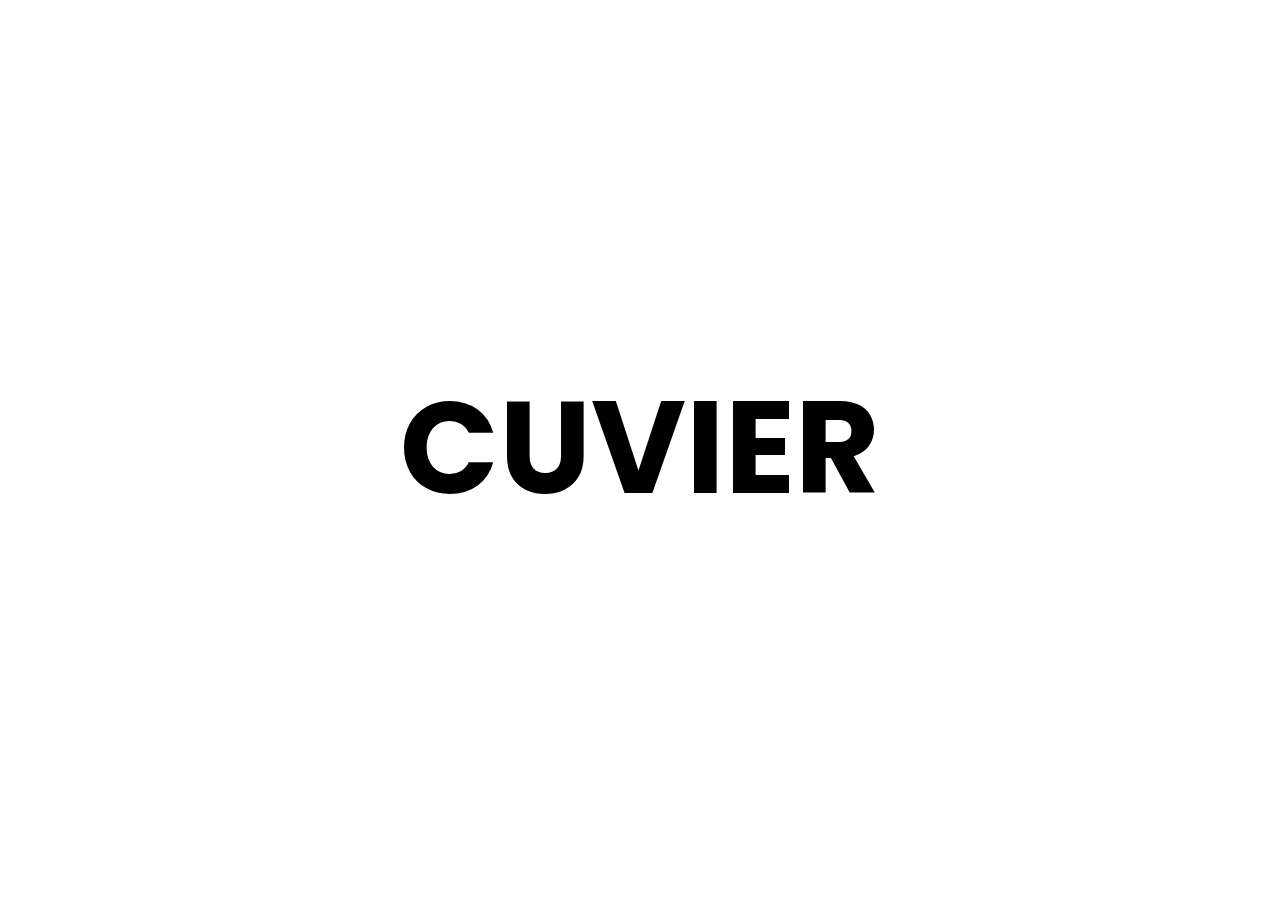
<file: web/index.html>
<!DOCTYPE html>
<html>

<head>
<link href='https://fonts.googleapis.com/css?family=Poppins' rel='stylesheet'>
<style>
body
{
margin: 0;
overflow: hidden;
display: flex;
justify-content: center;
align-items: center;
}
#object 
{
    left: 0;
    top: 0;
    z-index:-1;
    position: absolute;
    background-color: #964B00;
    height: 100vh;
    width: 0;
    transition: width 1s;
}
#text
{
    top:350px;
    position: relative;
    margin: 0;
    padding: 0;
    font-family: poppins;
    font-size: 130px;
    text-transform: uppercase;
    -webkit-user-select: none;
    user-select: none;
    animation: colorChange 1s forwards, shadow 2s forwards;
}
#text:hover
{
    opacity: 0.9;
}
#text::before
{
    content: attr(data-text);
    position: absolute;
    top: 0;
    left: 0;
    width: var(--width, 0);
    height: 100%;
    color: white;
    -webkit-text-stroke: 1px white;
    overflow: hidden;
    transition: width 1s;
}
    @keyframes colorChange 
    {
        from {color: white;}
        to {color: #964B00;}
    }
    @keyframes shadow 
    {
        from {text-shadow: 0 0 white;}
        to {text-shadow: 6px 9px rgba(0, 0, 0, 0.2);}
    }
</style>
</head>

<body>
<h1 data-text="cuvier" id="text">cuvier</h1>
<div id="object"></div>

</body>
    <script>
    var i = 0;
const divItem = document.getElementById('object');
const textItem = document.getElementById('text');
const textPseudo = window.getComputedStyle(textItem, '::before');

function backgroundChange(div)
{
    if(i%2 == 0)
    return div.style.width='100%';
    else
    return div.style.width='0';
}

function textChange(text)
{
    if(i%2 == 0)
    return text.style.setProperty('--width', '100%');
    else
    return text.style.setProperty('--width', '0');
}

textItem.addEventListener('click', e => {
    backgroundChange(divItem);
    textChange(textItem);
    ++i;
    console.log(i);
})
    </script>
</html>
</file>
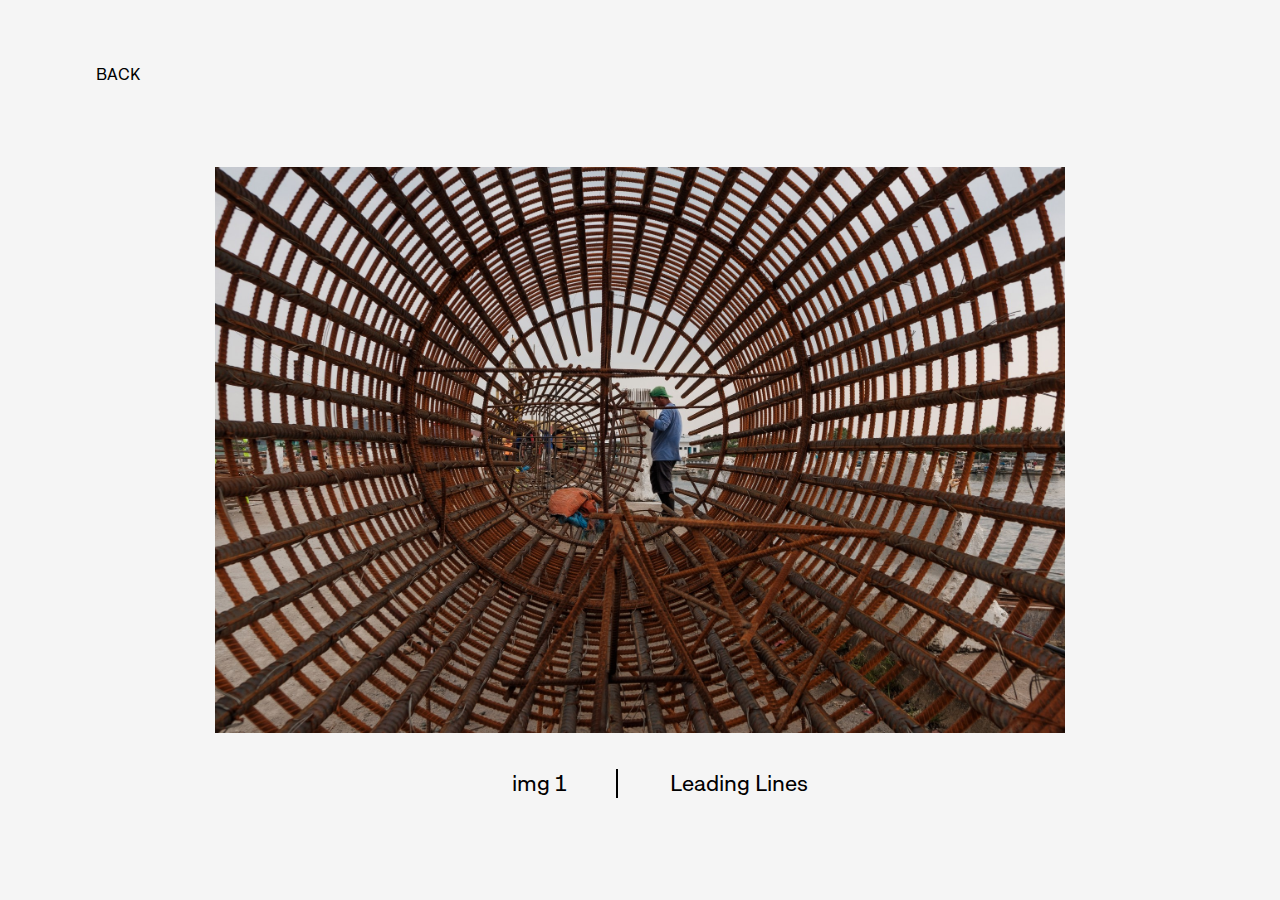
<file: ict-website/image1.html>
<!DOCTYPE html>
<html>
    <head>
        <title>image 1</title>

        <meta name="viewport" content="width=devicewidth, initial-scale=1.0">
        <meta charset="UTF-8">
        <meta name="author" content="carlo castro">
        <meta name="description" content="website project">

        <link rel="stylesheet" href="css/image_pages.css">
        <link rel="icon" type="image/x-icon" href="images/favicon.ico">
    </head>

    <body>
        <div class="back-container">
            <a href="index.html" id="back">BACK</a>
        </div>

        <div class="image-container">
            <img src="images/anton1.jpg" alt="rebar">
        </div>
        <div class="p-container">
            <p id="p1">img 1</p>
            <p id="p2">Leading Lines</p>
        </div>
        
    </body>
</html>
</file>
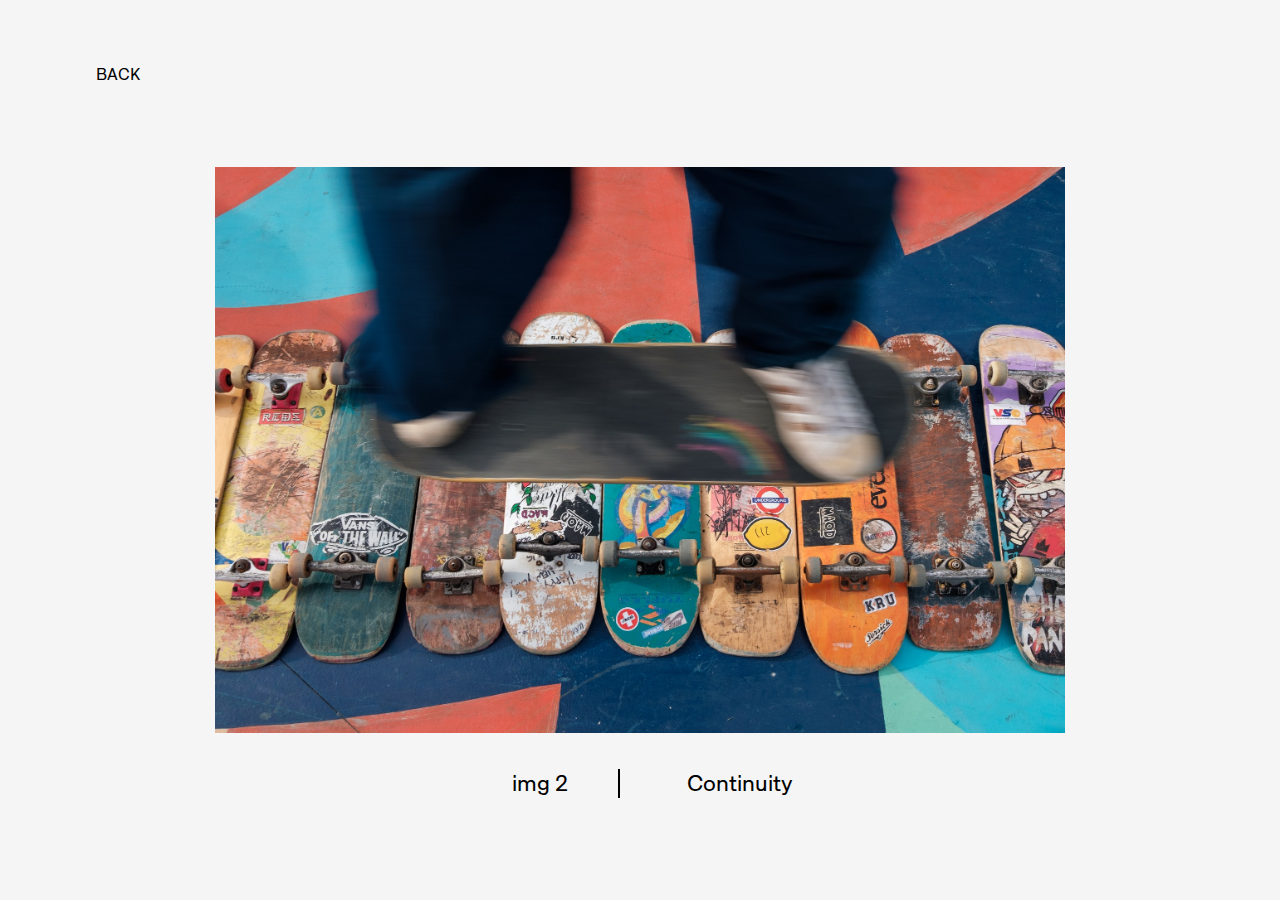
<file: ict-website/image2.html>
<!DOCTYPE html>
<html>
    <head>
        <title>image 2</title>

        <meta name="viewport" content="width=devicewidth, initial-scale=1.0">
        <meta charset="UTF-8">
        <meta name="author" content="carlo castro">
        <meta name="description" content="website project">

        <link rel="stylesheet" href="css/image_pages.css">
        <link rel="icon" type="image/x-icon" href="images/favicon.ico">
    </head>

    <body>
        <div class="back-container">
            <a href="index.html" id="back">BACK</a>
        </div>

        <div class="image-container">
            <img src="images/anton2.jpg" alt="skating">
        </div>
        <div class="p-container">
            <p id="p1">img 2</p>
            <p id="p2">Continuity</p>
        </div>
        
    </body>
</html>
</file>
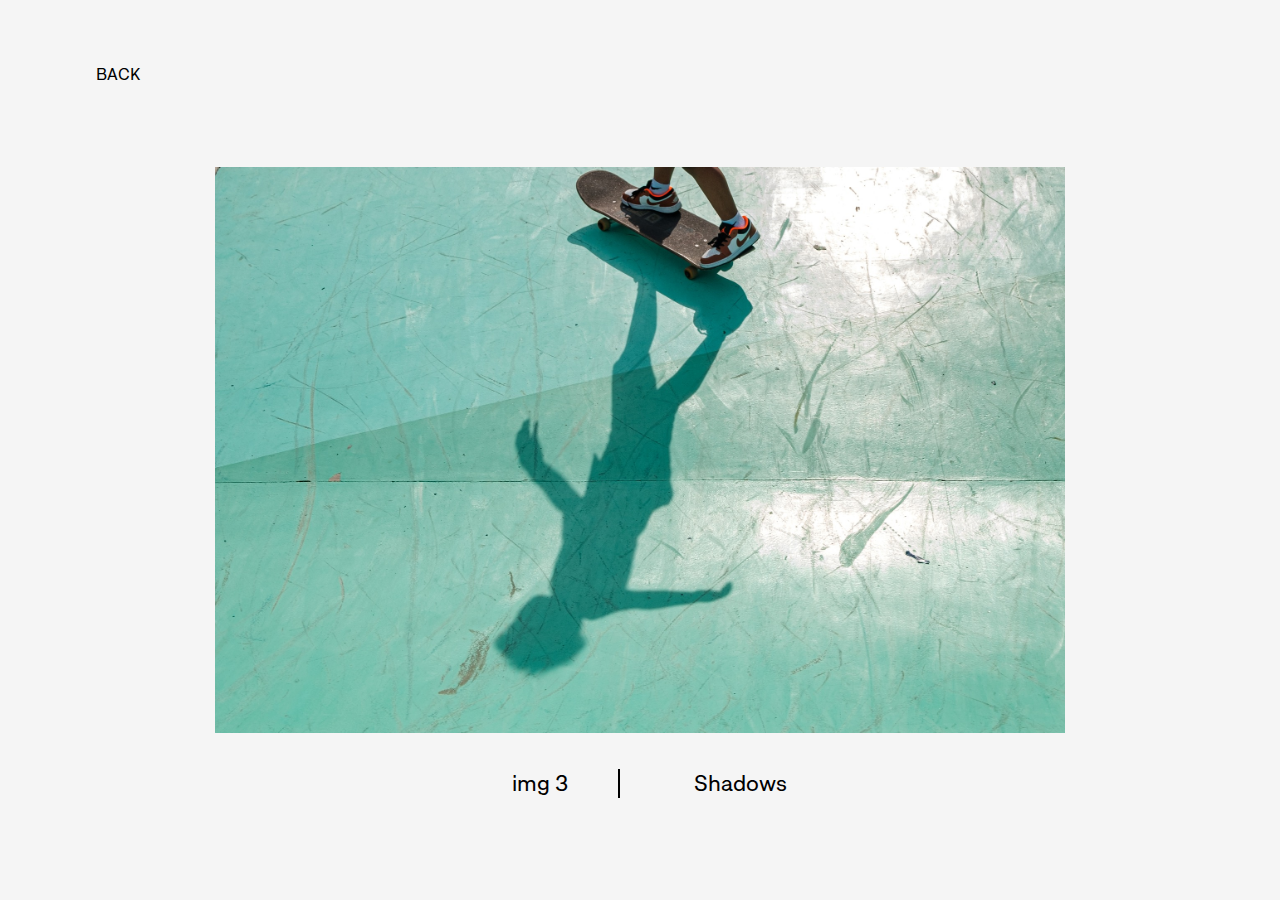
<file: ict-website/image3.html>
<!DOCTYPE html>
<html>
    <head>
        <title>image 3</title>

        <meta name="viewport" content="width=devicewidth, initial-scale=1.0">
        <meta charset="UTF-8">
        <meta name="author" content="carlo castro">
        <meta name="description" content="website project">

        <link rel="stylesheet" href="css/image_pages.css">
        <link rel="icon" type="image/x-icon" href="images/favicon.ico">
    </head>

    <body>
        <div class="back-container">
            <a href="index.html" id="back">BACK</a>
        </div>

        <div class="image-container">
            <img src="images/anton3.jpg" alt="skating">
        </div>
        <div class="p-container">
            <p id="p1">img 3</p>
            <p id="p2">Shadows</p>
        </div>
        
    </body>
</html>
</file>
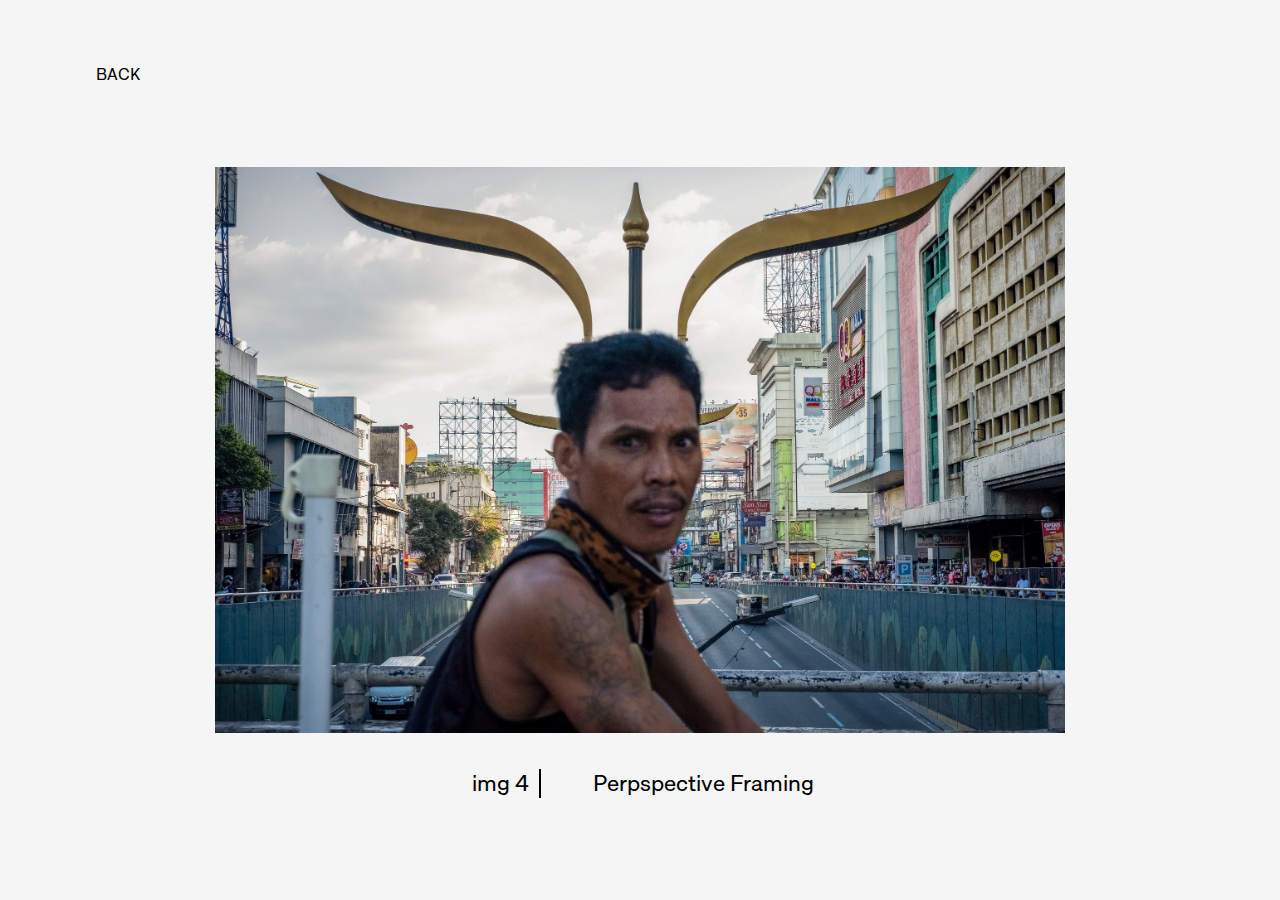
<file: ict-website/image4.html>
<!DOCTYPE html>
<html>
    <head>
        <title>image 4</title>

        <meta name="viewport" content="width=devicewidth, initial-scale=1.0">
        <meta charset="UTF-8">
        <meta name="author" content="carlo castro">
        <meta name="description" content="website project">

        <link rel="stylesheet" href="css/image_pages.css">
        <link rel="icon" type="image/x-icon" href="images/favicon.ico">
    </head>

    <body>
        <div class="back-container">
            <a href="index.html" id="back">BACK</a>
        </div>

        <div class="image-container">
            <img src="images/anton4.jpg" alt="horn frame">
        </div>
        <div class="p-container">
            <p id="p1">img 4</p>
            <p id="p2">Perpspective Framing</p>
        </div>
        
    </body>
</html>
</file>
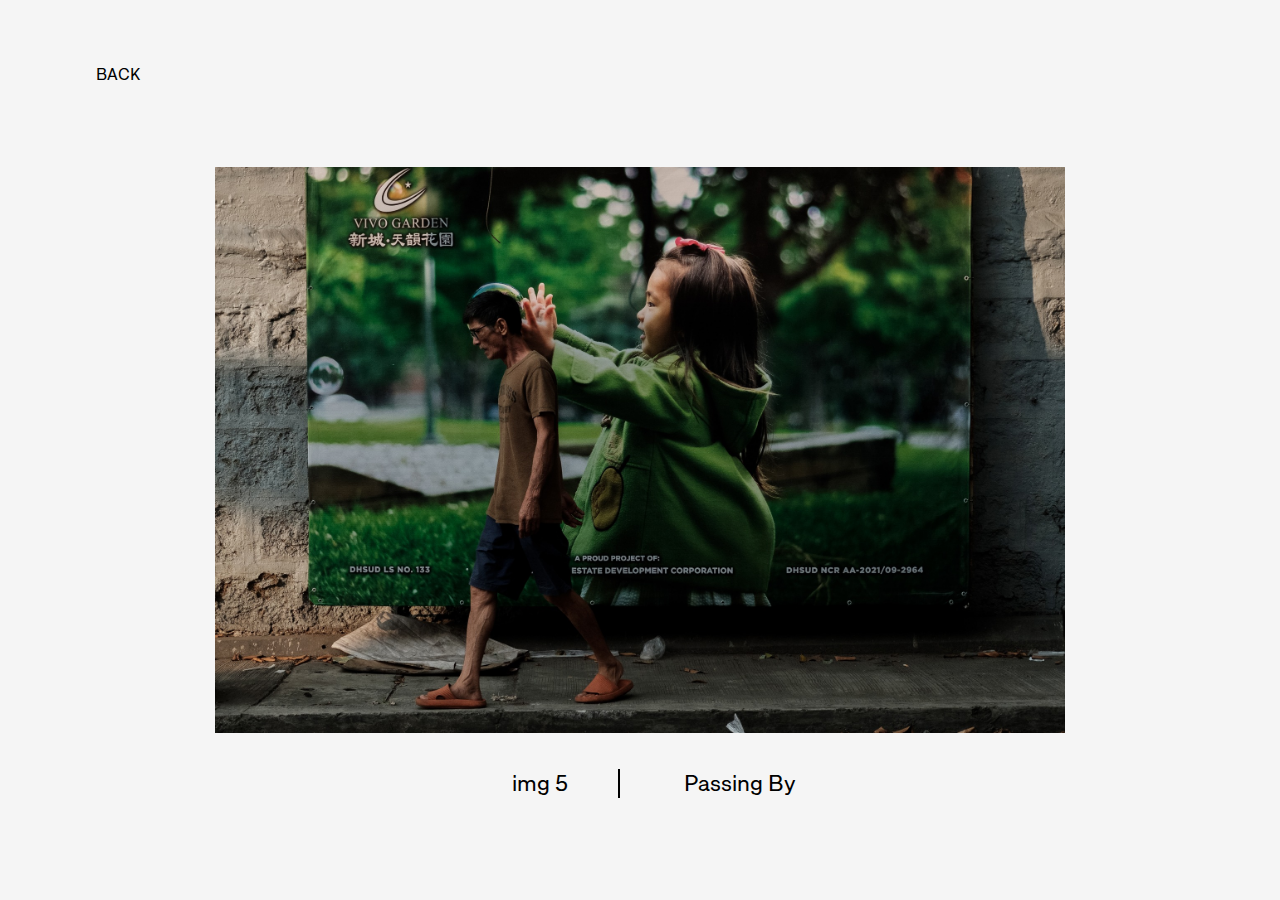
<file: ict-website/image5.html>
<!DOCTYPE html>
<html>
    <head>
        <title>image 5</title>

        <meta name="viewport" content="width=devicewidth, initial-scale=1.0">
        <meta charset="UTF-8">
        <meta name="author" content="carlo castro">
        <meta name="description" content="website project">

        <link rel="stylesheet" href="css/image_pages.css">
        <link rel="icon" type="image/x-icon" href="images/favicon.ico">
    </head>

    <body>
        <div class="back-container">
            <a href="index.html" id="back">BACK</a>
        </div>

        <div class="image-container">
            <img src="images/anton5.jpg" alt="sidewalk">
        </div>
        <div class="p-container">
            <p id="p1">img 5</p>
            <p id="p2">Passing By</p>
        </div>
        
    </body>
</html>
</file>
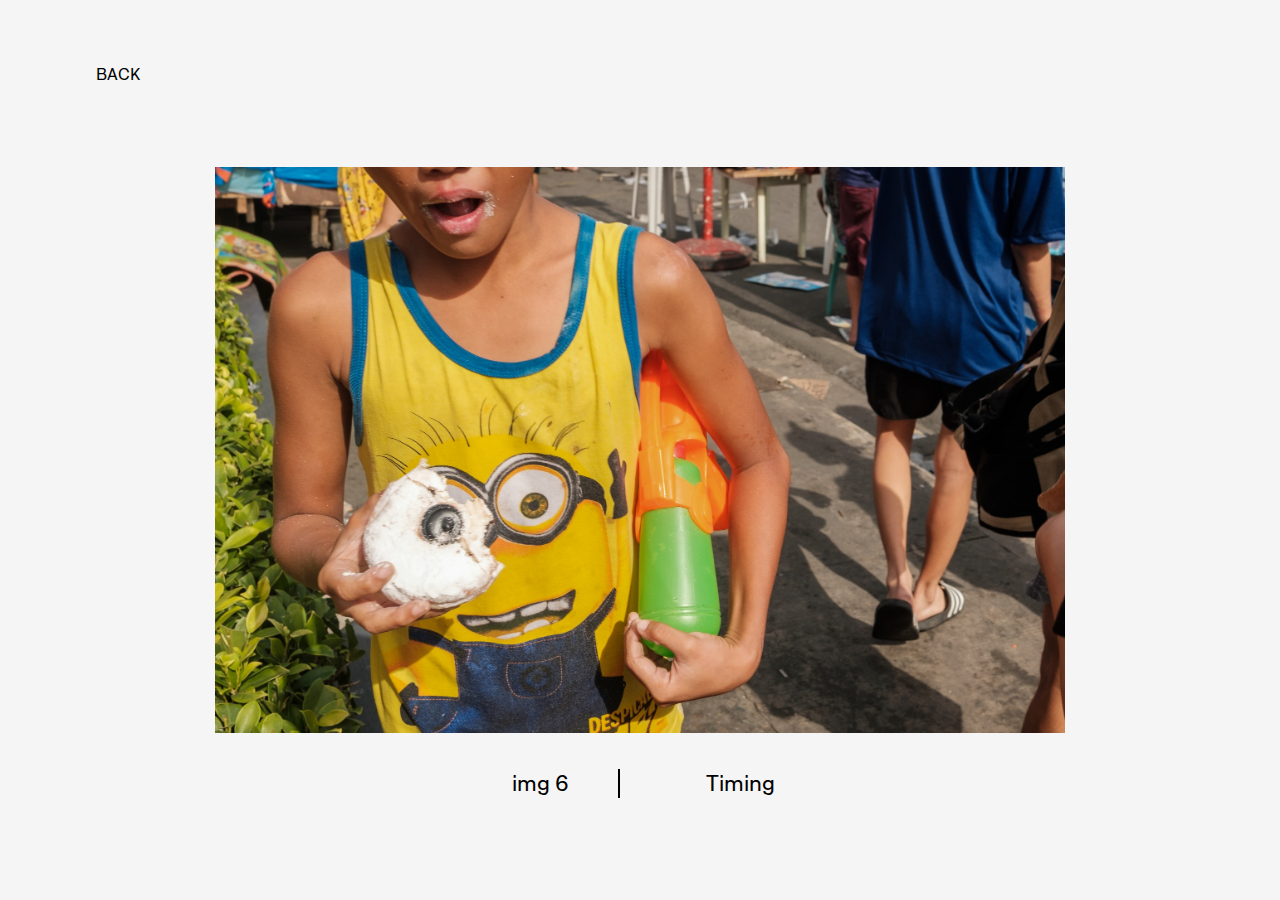
<file: ict-website/image6.html>
<!DOCTYPE html>
<html>
    <head>
        <title>image 6</title>

        <meta name="viewport" content="width=devicewidth, initial-scale=1.0">
        <meta charset="UTF-8">
        <meta name="author" content="carlo castro">
        <meta name="description" content="website project">

        <link rel="stylesheet" href="css/image_pages.css">
        <link rel="icon" type="image/x-icon" href="images/favicon.ico">
    </head>

    <body>
        <div class="back-container">
            <a href="index.html" id="back">BACK</a>
        </div>

        <div class="image-container">
            <img src="images/anton6.jpg" alt="donut minion">
        </div>
        <div class="p-container">
            <p id="p1">img 6</p>
            <p id="p2">Timing</p>
        </div>
        
    </body>
</html>
</file>
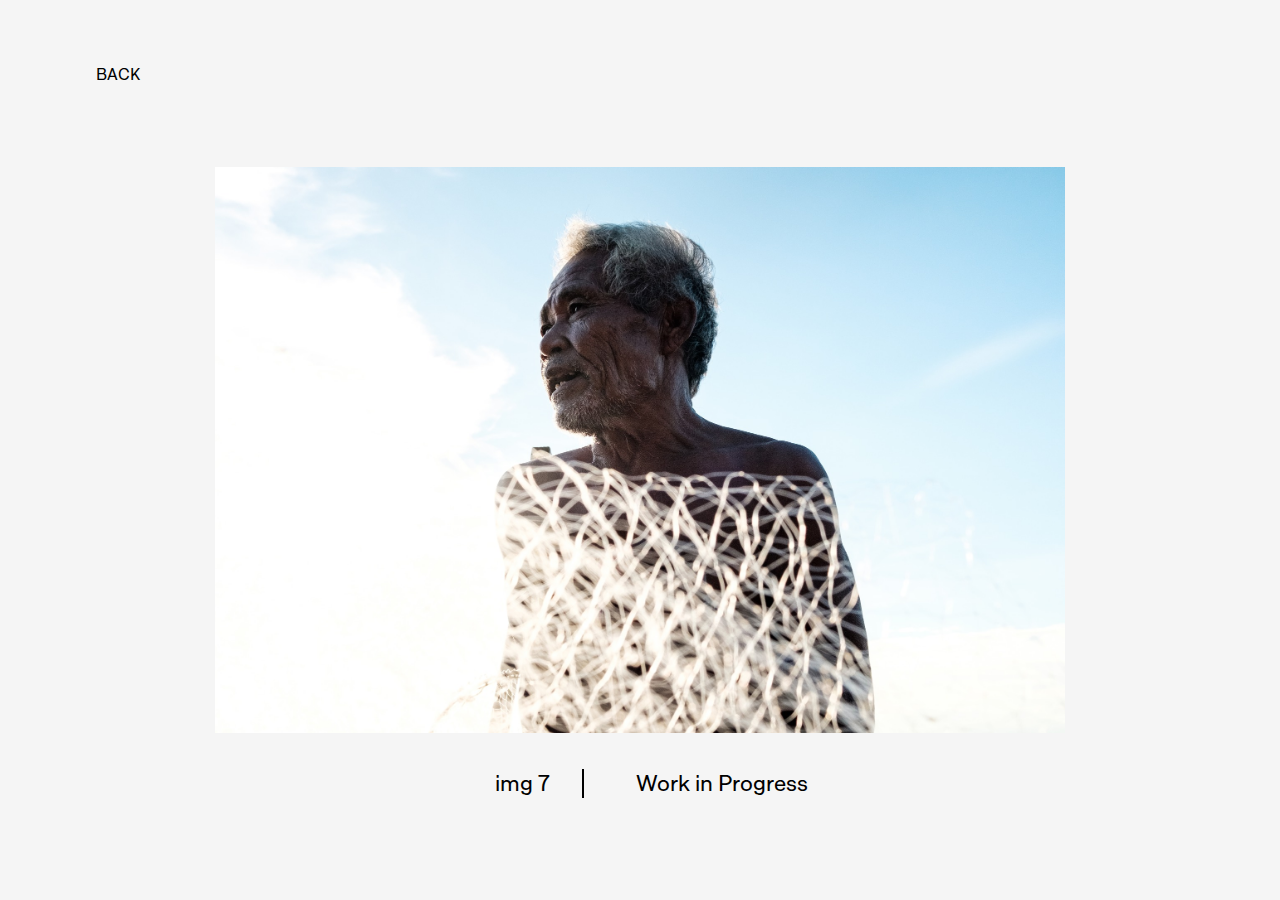
<file: ict-website/image7.html>
<!DOCTYPE html>
<html>
    <head>
        <title>image 7</title>

        <meta name="viewport" content="width=devicewidth, initial-scale=1.0">
        <meta charset="UTF-8">
        <meta name="author" content="carlo castro">
        <meta name="description" content="website project">

        <link rel="stylesheet" href="css/image_pages.css">
        <link rel="icon" type="image/x-icon" href="images/favicon.ico">
    </head>

    <body>
        <div class="back-container">
            <a href="index.html" id="back">BACK</a>
        </div>

        <div class="image-container">
            <img src="images/anton7.jpg" alt="fishing net">
        </div>
        <div class="p-container">
            <p id="p1">img 7</p>
            <p id="p2">Work in Progress</p>
        </div>
        
    </body>
</html>
</file>
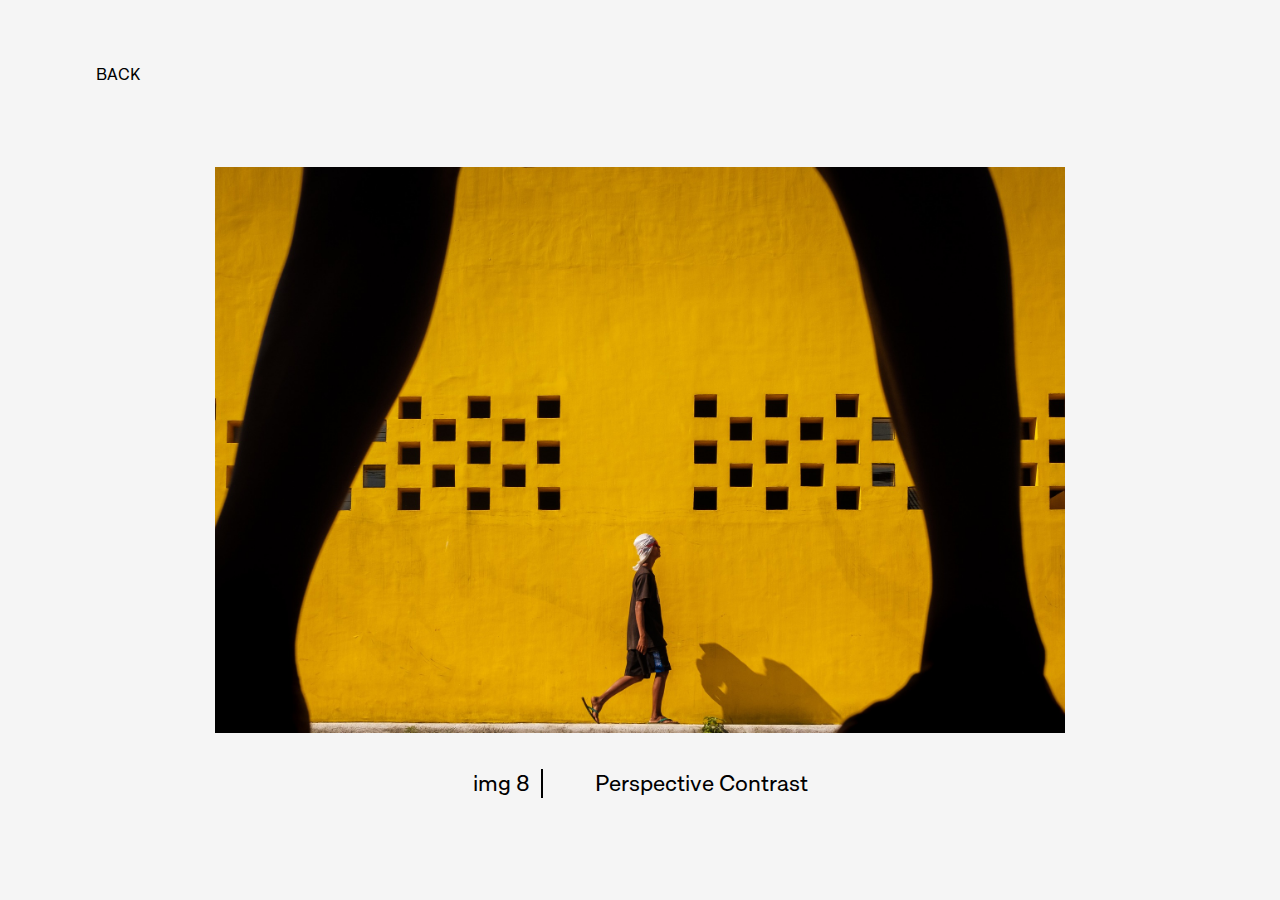
<file: ict-website/image8.html>
<!DOCTYPE html>
<html>
    <head>
        <title>image 8</title>

        <meta name="viewport" content="width=devicewidth, initial-scale=1.0">
        <meta charset="UTF-8">
        <meta name="author" content="carlo castro">
        <meta name="description" content="website project">

        <link rel="stylesheet" href="css/image_pages.css">
        <link rel="icon" type="image/x-icon" href="images/favicon.ico">
    </head>

    <body>
        <div class="back-container">
            <a href="index.html" id="back">BACK</a>
        </div>

        <div class="image-container">
            <img src="images/anton8.jpg" alt="walking">
        </div>
        <div class="p-container">
            <p id="p1">img 8</p>
            <p id="p2">Perspective Contrast</p>
        </div>
        
    </body>
</html>
</file>
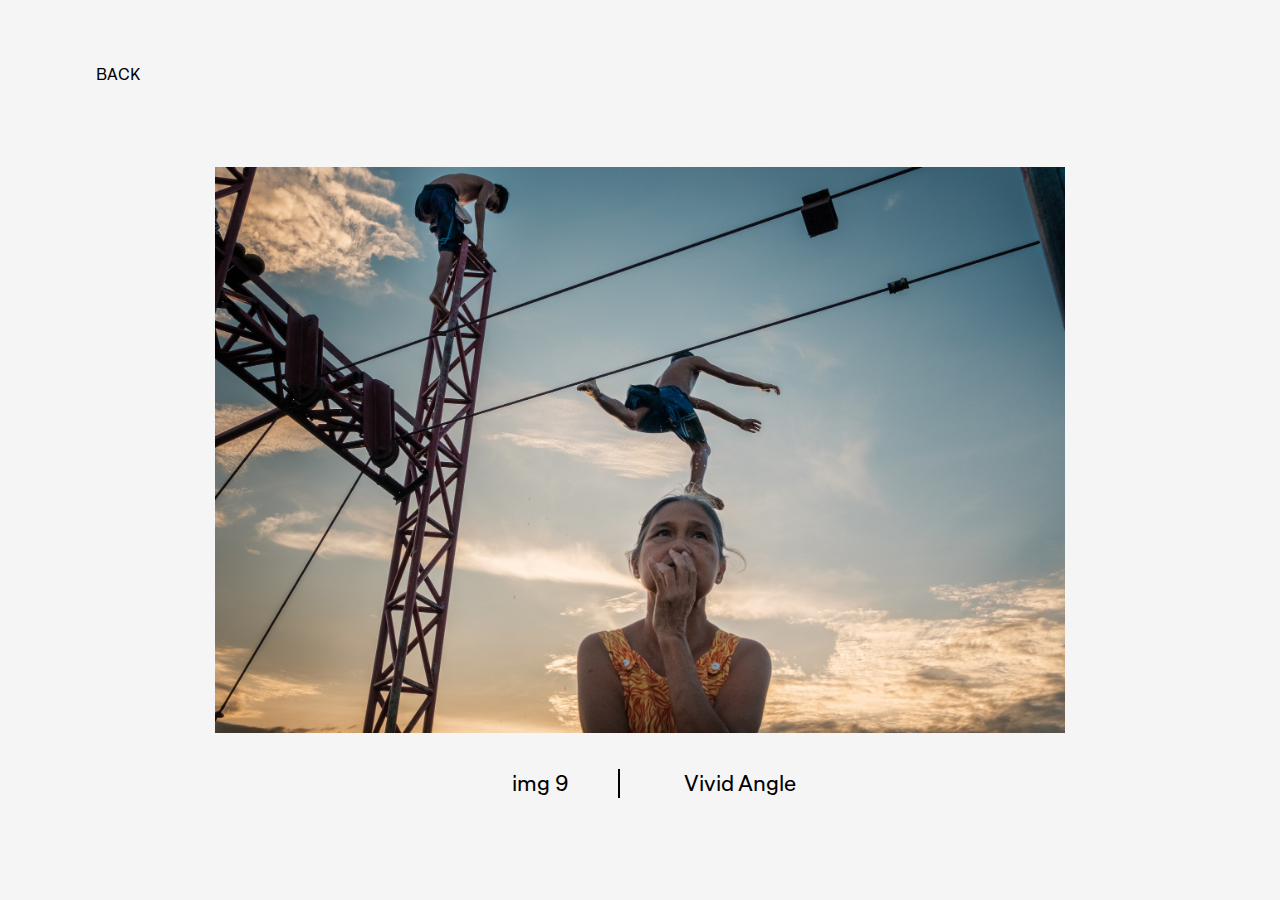
<file: ict-website/image9.html>
<!DOCTYPE html>
<html>
    <head>
        <title>image 9</title>

        <meta name="viewport" content="width=devicewidth, initial-scale=1.0">
        <meta charset="UTF-8">
        <meta name="author" content="carlo castro">
        <meta name="description" content="website project">

        <link rel="stylesheet" href="css/image_pages.css">
        <link rel="icon" type="image/x-icon" href="images/favicon.ico">
    </head>

    <body>
        <div class="back-container">
            <a href="index.html" id="back">BACK</a>
        </div>

        <div class="image-container">
            <img src="images/anton9.jpg" alt="kids jumping on water">
        </div>
        <div class="p-container">
            <p id="p1">img 9</p>
            <p id="p2">Vivid Angle</p>
        </div>
        
    </body>
</html>
</file>
<file: ict-website/css/image_pages.css>
@font-face {
    font-family: approach;
    src: url(../font/approach.otf);
}
*{
    font-family: 'approach', system-ui;
}
body{
    width: 100%;
    height: 100dvh;
    padding: 0;
    margin: 0;
    display: grid;
    place-items: center;
    background: #F5F5F5;
}
img{
    width: 850px;
    object-fit: cover;
    object-position: center;
}
.image-container{
    width: 850px;
    margin-right: 3em;
    margin-left: 3em;
    overflow: hidden;
    display: grid;
    place-items: center;
    overflow: hidden;
}
.p-container{
    display: flex;
    position: absolute;
    bottom: 5rem;
    left: 50%;
    transform: translateX(-50%);
    width: 400px;
}
p{
    font-size: 1.4rem;
    padding: 0 2rem;
    flex: 1;
    text-align: center;
    text-wrap: nowrap;
}
#p1{
    position: relative;
}
#p1:after{
    position: absolute;
    content: "";
    right: 20px;
    top: 0;
    height: 100%;
    width: 2px;
    background: rgb(0, 0, 0);
}
.back-container{
    content: "";
    position: absolute;
    left: 0;
    top: 0;
    padding: 4rem 6rem;
}
.back-container:hover #back:before{
    transform: scaleX(0);
}
.back-container:hover #back:after{
    transform: scaleX(0);
}
a{
    list-style-type: none;
    color: rgb(0, 0, 0);
    position: relative;
    text-decoration: none;
}
#back:before{
    content: "";
    position: absolute;
    left: -25px;
    top: 50%;
    height: 2px;
    width: 20px;
    background: rgb(0, 0, 0);
    transform-origin: right center;
    transition: transform 0.3s ease;
}
#back:after{
    content: "";
    position: absolute;
    right: -25px;
    top: 50%;
    height: 2px;
    width: 20px;
    background: rgb(0, 0, 0);
    transform-origin: left center;
    transition: transform 0.3s ease;
}

@media(max-width: 930px){
    img{
        width: 600px;
    }
    .image-container{
        width: 85%;
        margin-right: 1em;
        margin-left: 1em;
    }
}
@media screen and (max-width: 500px){
    img{
        width: 85vw;
    }
    p{
        font-size: 1rem;
        padding: 0 0.5rem;
    }
    .p-container{
        width: 300px;
    }
}
</file>
